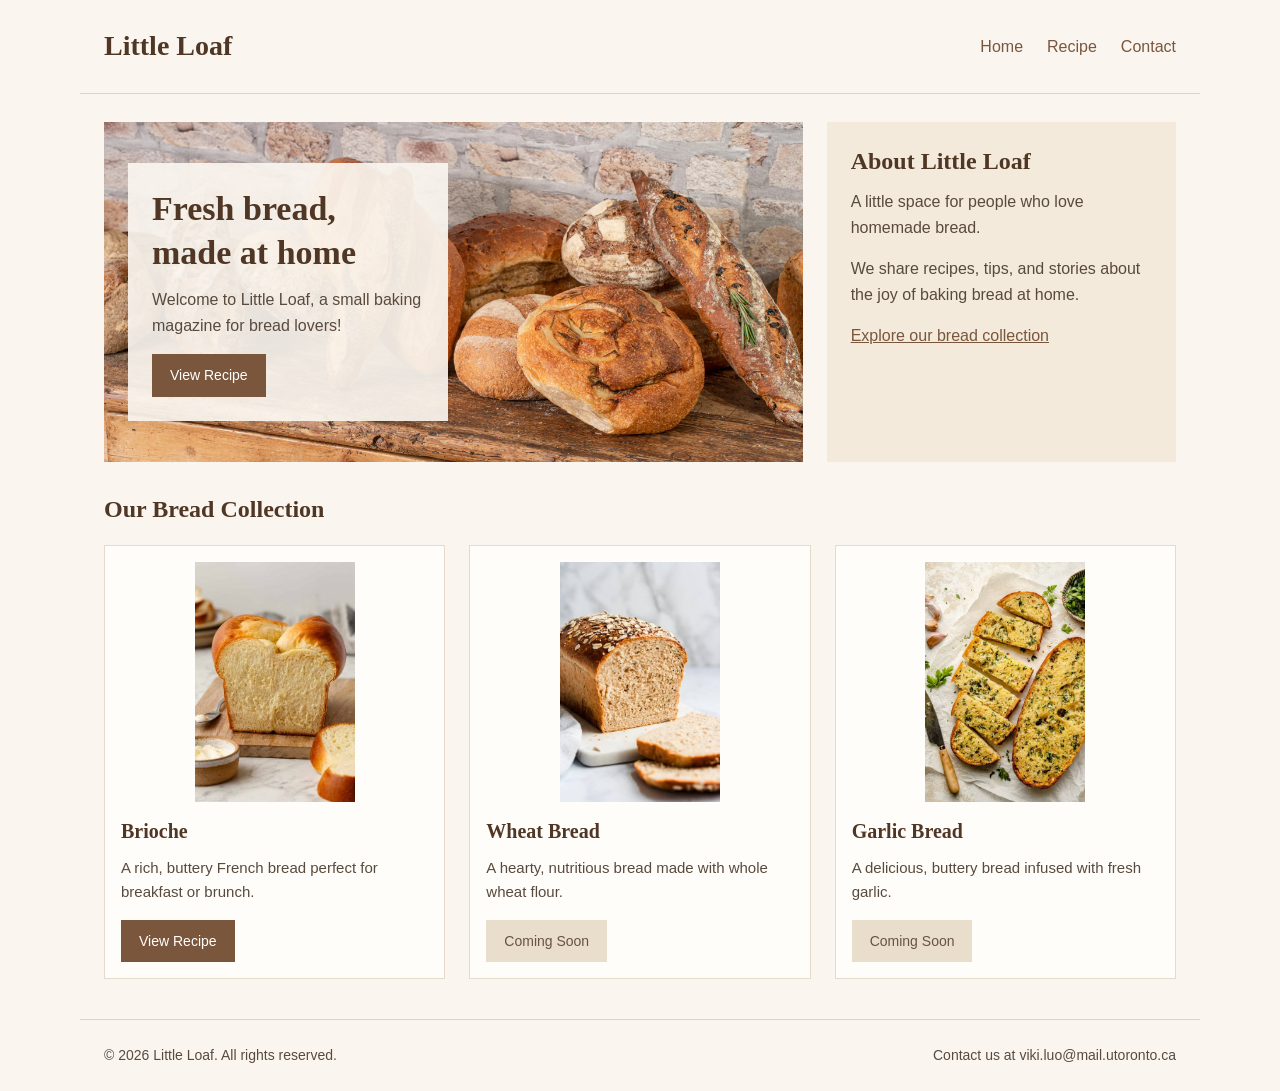
<file: index.html>
<!DOCTYPE html>
<html lang="en">
<head>
    <meta charset="UTF-8">
    <meta name="viewport" content="width=device-width, initial-scale=1.0">
    <title>Little Loaf</title>
    <link rel="stylesheet" href="css/style.css">
</head>
<body>
    <header class="site-header">
        <p class="site-name">Little Loaf</p>

        <nav>
            <ul class="nav-links">
                <li><a href="index.html">Home</a></li>
                <li><a href="detail.html">Recipe</a></li>
                <li><a href="#contact">Contact</a></li>
            </ul>
        </nav>
    </header>

    <main>
        <section class="hero-grid">
            <div class="spotlight">
                <div class="hero-text">
                    <h1>Fresh bread, <br>made at home</h1>
                    <p>Welcome to Little Loaf, a small baking magazine for bread lovers!</p>
                    <a class="button" href="detail.html">View Recipe</a>
                </div>
            </div>
            <aside class="about" id="about">
                <h2>About Little Loaf</h2>
                <p> A little space for people who love homemade bread. </p>
                <p>We share recipes, tips, and stories about the joy of baking bread at home.</p>
                <a href="#recipes">Explore our bread collection</a>
            </aside>
        </section>

        <section class="recipe" id="recipes">
            <h2>Our Bread Collection</h2>

            <div class="cards-gallery">
                <article class="card">
                    <img src="images/pic-1.png" alt="Brioche">
                    <h3>Brioche</h3>
                    <p>A rich, buttery French bread perfect for breakfast or brunch.</p>
                    <a class="button" href="detail.html">View Recipe</a>
                </article>

                <article class="card">
                    <img src="images/pic-2.png" alt="Wheat Bread">
                    <h3>Wheat Bread</h3>
                    <p>A hearty, nutritious bread made with whole wheat flour.</p>
                    <button class="button" type="button">Coming Soon</button>
                </article>

                <article class="card">
                    <img src="images/pic-3.png" alt="Garlic Bread">
                    <h3>Garlic Bread</h3>
                    <p>A delicious, buttery bread infused with fresh garlic.</p>
                    <button class="button" type="button">Coming Soon</button>
                </article>
            </div>
        </section>
    </main>

    <footer class="site-footer" id="contact">
        <p>&copy; 2026 Little Loaf. All rights reserved.</p>
        <p>Contact us at viki.luo@mail.utoronto.ca</p>
    </footer>
</body>
</html>
</file>
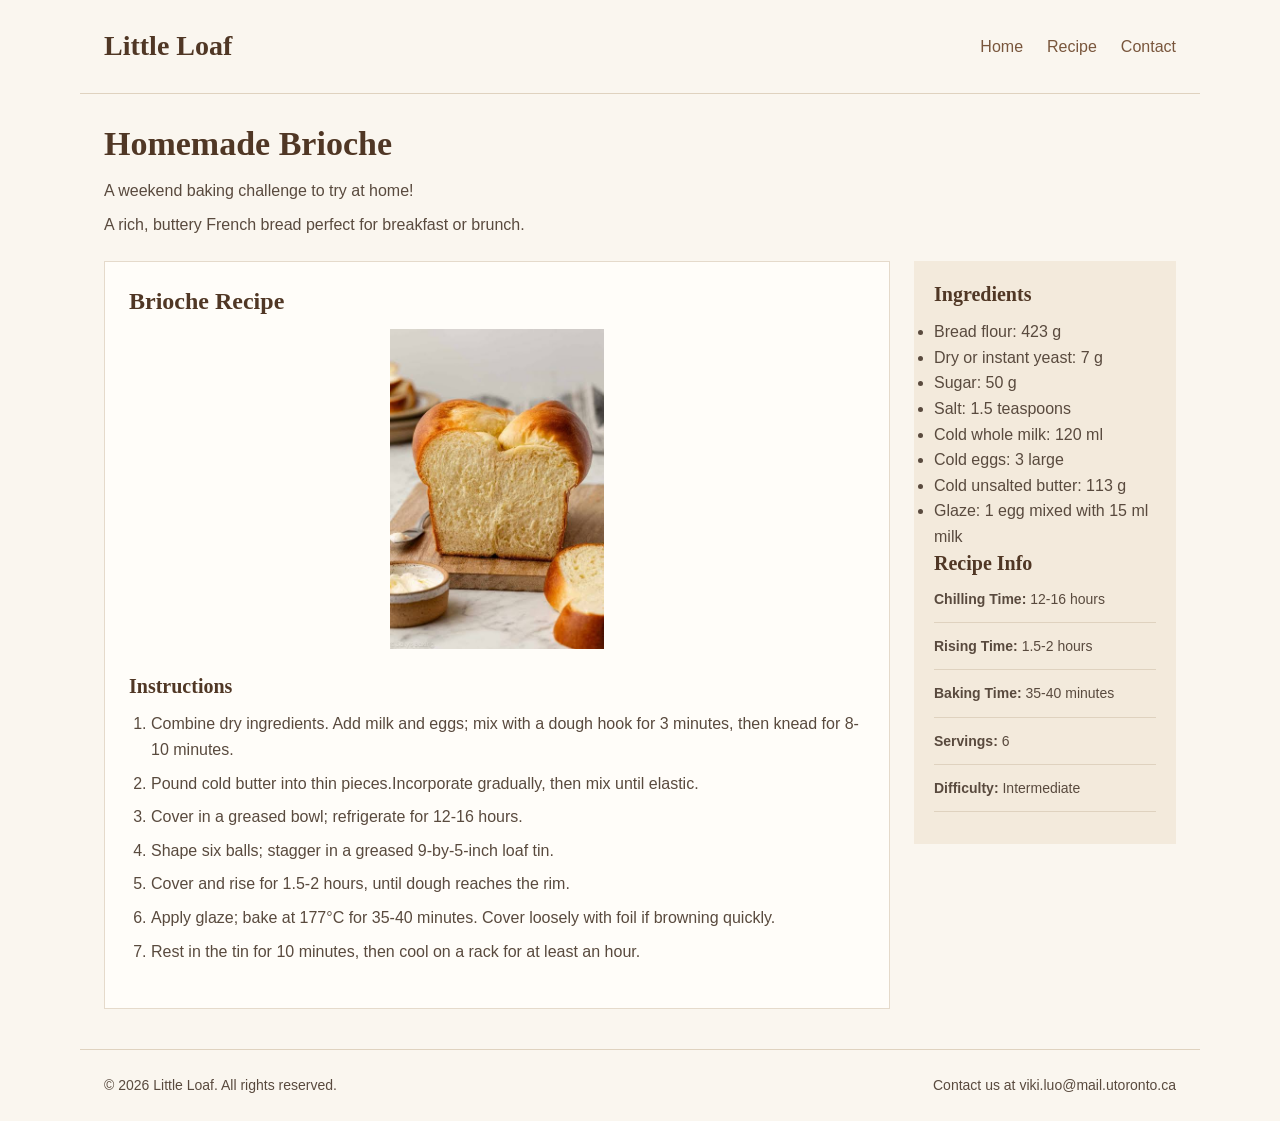
<file: detail.html>
<!DOCTYPE html>
<html lang="en">
<head>
    <meta charset="UTF-8">
    <meta name="viewport" content="width=device-width, initial-scale=1.0">
    <title>Little Loaf-Brioche Recipe</title>
    <link rel="stylesheet" href="css/style.css">
</head>
<body>
    <header class="site-header">
        <p class="site-name">Little Loaf</p>

        <nav>
            <ul class="nav-links">
                <li><a href="index.html">Home</a></li>
                <li><a href="detail.html">Recipe</a></li>
                <li><a href="#contact">Contact</a></li>
            </ul>
        </nav>
    </header>

    <main class="detail-layout">
        <section class="detail-hero">
            <h1> Homemade Brioche</h1>
            <p> A weekend baking challenge to try at home!</p>
            <p>A rich, buttery French bread perfect for breakfast or brunch.</p>
        </section>

        <div class="content-grid">
            <article class="recipe-body">
                <h2>Brioche Recipe</h2>
                <img src="images/pic-1.png" alt="Brioche">

                <h3>Instructions</h3>
                <ol>
                    <li>Combine dry ingredients. Add milk and eggs; mix with a dough hook for 3 minutes, then knead for 8-10 minutes.</li>
                    <li>Pound cold butter into thin pieces.Incorporate gradually, then mix until elastic.</li>
                    <li>Cover in a greased bowl; refrigerate for 12-16 hours.</li>
                    <li>Shape six balls; stagger in a greased 9-by-5-inch loaf tin.</li>
                    <li>Cover and rise for 1.5-2 hours, until dough reaches the rim.</li>
                    <li>Apply glaze; bake at 177°C for 35-40 minutes. Cover loosely with foil if browning quickly.</li>
                    <li>Rest in the tin for 10 minutes, then cool on a rack for at least an hour.</li>
                </ol>
            </article>

            <aside class="recipe-info">
                <h3>Ingredients</h3>
                <ul>
                    <li>Bread flour: 423 g</li>
                    <li>Dry or instant yeast: 7 g</li>
                    <li>Sugar: 50 g</li>
                    <li>Salt: 1.5 teaspoons</li>
                    <li>Cold whole milk: 120 ml</li>
                    <li>Cold eggs: 3 large</li>
                    <li>Cold unsalted butter: 113 g</li>
                    <li>Glaze: 1 egg mixed with 15 ml milk</li>
                </ul>

                <h3>Recipe Info</h3>
                    <p><strong>Chilling Time:</strong> 12-16 hours</p>
                    <p><strong>Rising Time:</strong> 1.5-2 hours</p>
                    <p><strong>Baking Time:</strong> 35-40 minutes</p>
                    <p><strong>Servings:</strong> 6</p>
                    <p><strong>Difficulty:</strong> Intermediate</p>
                </aside>
            </div>
        </div>
    </main>

    <footer class="site-footer" id="contact">
        <p>&copy; 2026 Little Loaf. All rights reserved.</p>
        <p>Contact us at viki.luo@mail.utoronto.ca</p>
    </footer>    
</body>
</html>
</file>
<file: css/style.css>
* {
    margin: 0;
    padding: 0;
    box-sizing: border-box;
}

body {
    background-color: #faf6ef;
    color: #594a3e;
    font-family: Arial, sans-serif;
    line-height: 1.6;
}

h1, h2, h3 {
    font-family: Georgia, serif;
    color: #503725;
    line-height: 1.3;
    margin-bottom: 12px;
}

h1 {
    font-size: 34px;
}

h2 {
    font-size: 24px;
}

h3 {
    font-size: 20px;
}

p {
    margin-bottom: 16px;
}

a {
    color: #79563c;
}

/* Header and footer */
.site-header, .site-footer {
    max-width: 1120px;
    margin: 0 auto;
    padding: 24px;
    display: flex;
    flex-direction: column;
    justify-content: space-between;
    gap: 16px;
}

.site-header {
    border-bottom: 1px solid #dfd2bf;
}

.site-name {
    font-family: Georgia, serif;
    font-size: 28px;
    font-weight: bold;
    color: #503725;
}

.site-header p, .site-footer p {
    margin-bottom: 0;
}

.nav-links {
    display: flex;
    flex-wrap: wrap;
    gap: 24px;
    list-style-type: none;
}

.nav-links a {
    text-decoration: none;
}

.site-footer {
    border-top: 1px solid #dfd2bf;
    font-size: 14px;
    overflow-wrap: break-word;
}

/* Main content */
main {
    max-width: 1120px;
    margin: 0 auto;
    padding: 28px 24px 40px;
}

/* Mobile: one column */
.hero-grid, .cards-gallery, .content-grid {
    display: grid;
    grid-template-columns: 1fr;
    gap: 24px;
}

/* Homepage background */
.hero-grid {
    margin-bottom: 32px;
}

.spotlight {
    background-color: #eee1ce;
    background-image: url("../images/pic-4.png");
    background-size: cover;
    background-position: center;
    display: flex;
    align-items: center;
    min-height: 340px;
    padding: 24px;
}

.hero-text {
    max-width: 320px;
    padding: 24px;
    background-color: rgba(250, 246, 239, 0.92);
}

.about {
    padding: 24px;
    background-color: #f3eadc;
}

/* Buttons */
.button {
    display: inline-block;
    padding: 10px 18px;
    background-color: #79563c;
    color: white;
    border: none;
    font-family: Arial, sans-serif;
    font-size: 14px;
    line-height: 1.6;
    text-align: center;
    text-decoration: none;
}

/* Bread cards */
.recipe > h2 {
    margin-bottom: 20px;
}

.card {
    display: flex;
    flex-direction: column;
    padding: 16px;
    background-color: #fffdf9;
    border: 1px solid #e5dacb;
}

.card img {
    display: block;
    width: 100%;
    height: 240px;
    object-fit: contain;
    margin-bottom: 16px;
}

.card p {
    font-size: 15px;
}

.card .button {
    margin-top: auto;
    align-self: flex-start;
}

.card button {
    background-color: #e9ddcc;
    color: #695340;
}

/* Page 2 */
.detail-hero {
    margin-bottom: 24px;
}

.detail-hero p {
    margin-bottom: 8px;
}

.recipe-body {
    min-width: 0;
    padding: 24px;
    background-color: #fffdf9;
    border: 1px solid #e5dacb;
}

.recipe-body img {
    display: block;
    width: 100%;
    height: 320px;
    object-fit: contain;
    margin-bottom: 24px;
}

.recipe-body h3 {
    margin-top: 24px;
}

.recipe-body ul, .recipe-body ol {
    padding-left: 22px;
    margin-bottom: 20px;
}

.recipe-body li {
    margin-bottom: 8px;
}

.recipe-info {
    padding: 20px;
    background-color: #f3eadc;
    align-self: start;
}

.recipe-info h2 {
    font-size: 22px;
}

.recipe-info p {
    font-size: 14px;
    padding-bottom: 12px;
    margin-bottom: 12px;
    border-bottom: 1px solid #dfd2bf;
}

/* Tablet and desktop */
@media (min-width: 768px) {
    .site-header, .site-footer {
        flex-direction: row;
        align-items: center;
    }

    .hero-grid {
        grid-template-columns: 2fr 1fr;
    }

    .cards-gallery {
        grid-template-columns: repeat(auto-fit, minmax(280px, 1fr));
    }

    .content-grid {
        grid-template-columns: 3fr 1fr;
    }
}
</file>
